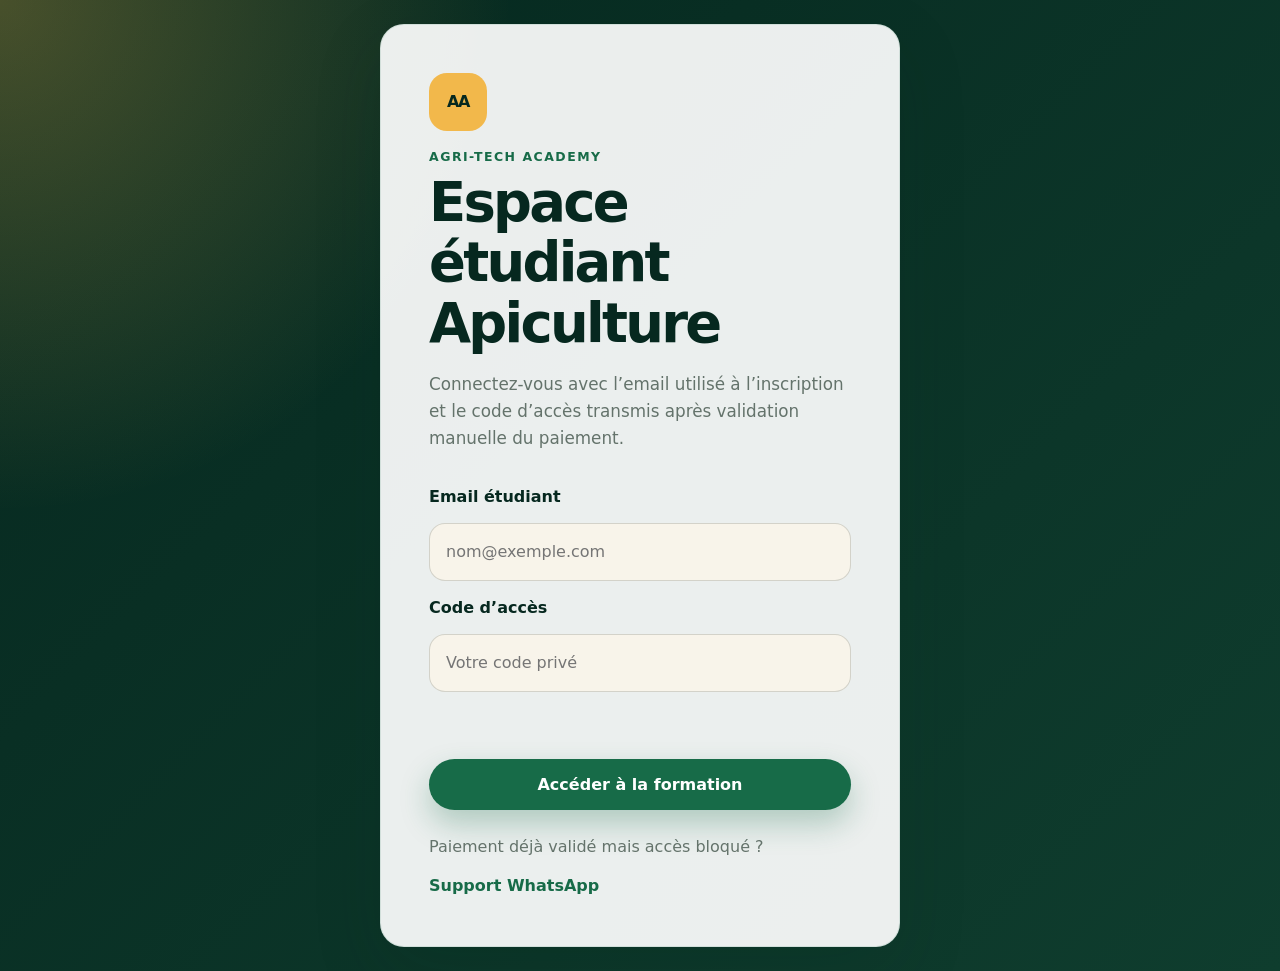
<file: index.html>
<!doctype html>
<html lang="fr">
  <head>
    <meta charset="utf-8" />
    <meta name="viewport" content="width=device-width, initial-scale=1" />
    <meta http-equiv="refresh" content="0; url=login.html" />
    <title>Agri-tech Academy | Redirection</title>
    <script>
      window.location.replace('login.html');
    </script>
  </head>
  <body>
    <p>Redirection vers <a href="login.html">l’espace étudiant</a>…</p>
  </body>
</html>
</file>
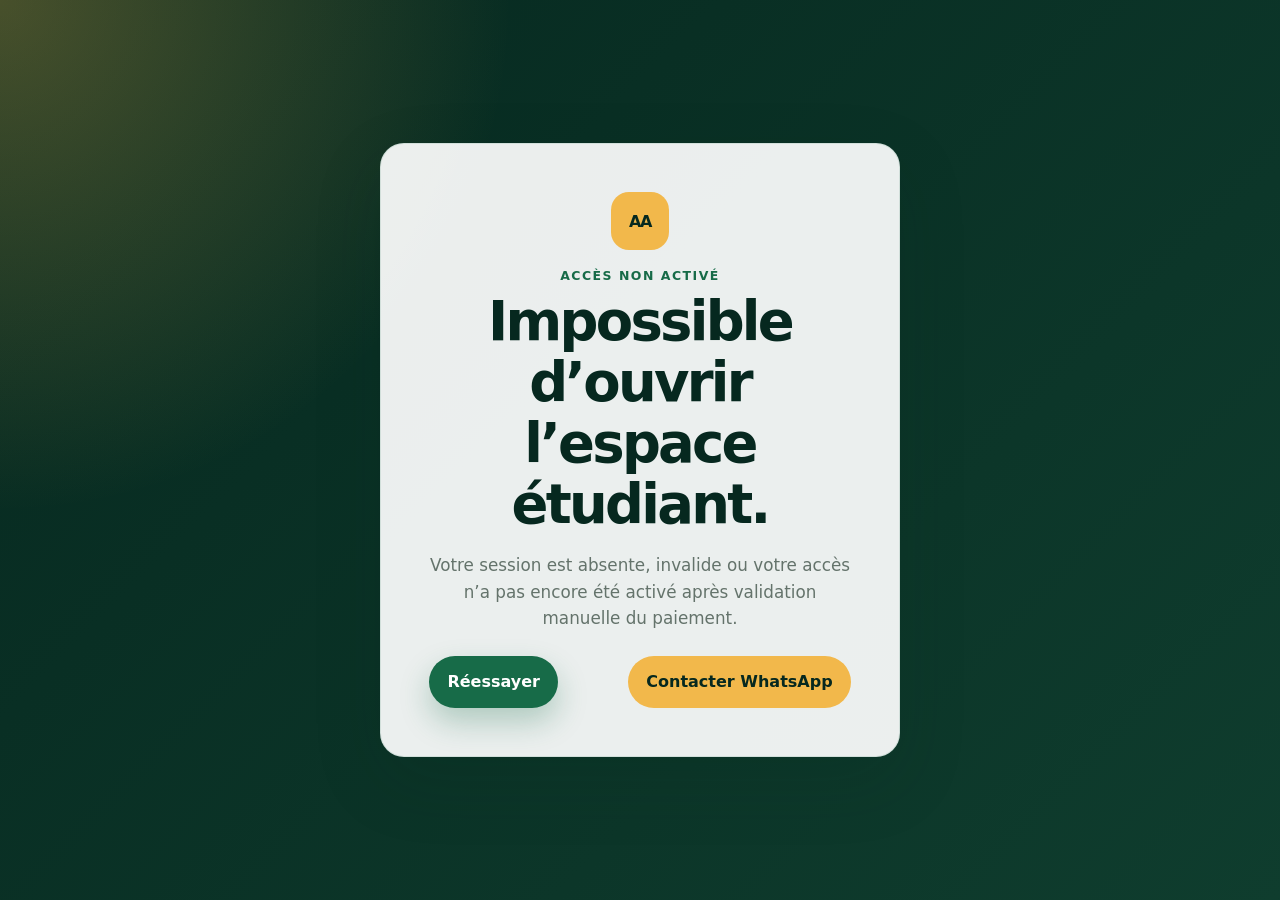
<file: access-denied.html>
<!doctype html>
<html lang="fr">
  <head>
    <meta charset="utf-8" />
    <meta name="viewport" content="width=device-width, initial-scale=1" />
    <title>Accès refusé | Agri-tech Academy</title>
    <link rel="stylesheet" href="css/styles.css" />
  </head>
  <body class="auth-page">
    <main class="auth-shell">
      <section class="auth-card denied" aria-labelledby="denied-title">
        <div class="brand-mark">AA</div>
        <p class="eyebrow">Accès non activé</p>
        <h1 id="denied-title">Impossible d’ouvrir l’espace étudiant.</h1>
        <p class="lead">
          Votre session est absente, invalide ou votre accès n’a pas encore été activé après validation manuelle du paiement.
        </p>
        <div class="actions-row">
          <a class="btn btn-primary" href="login.html">Réessayer</a>
          <a class="btn btn-secondary" href="https://wa.me/50936960292" target="_blank" rel="noopener">Contacter WhatsApp</a>
        </div>
      </section>
    </main>
  </body>
</html>
</file>
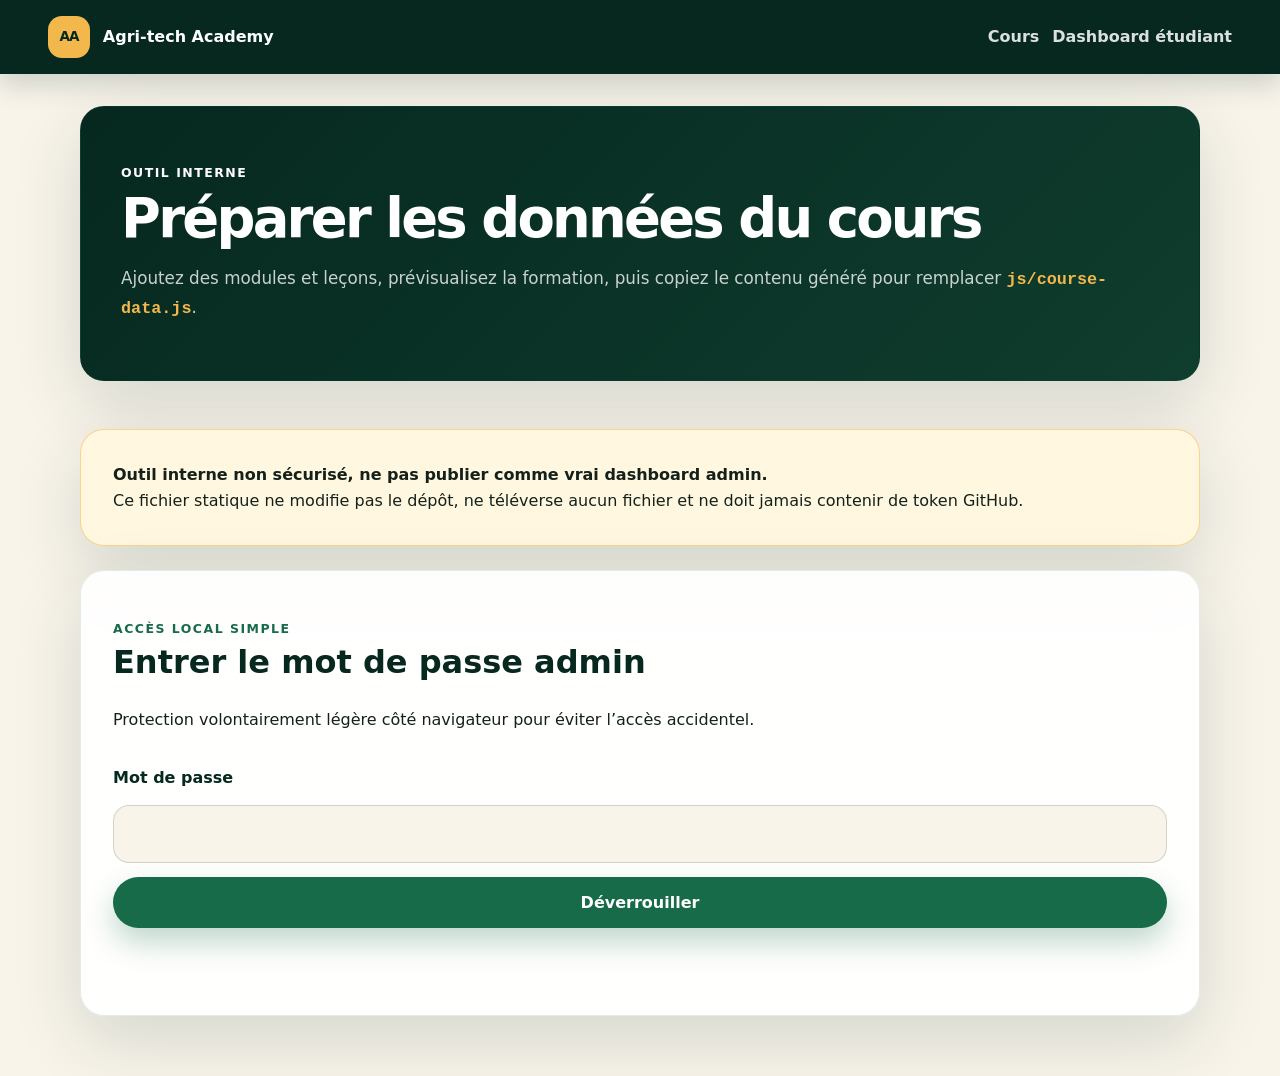
<file: admin.html>
<!doctype html>
<html lang="fr">
  <head>
    <meta charset="utf-8" />
    <meta name="viewport" content="width=device-width, initial-scale=1" />
    <title>Admin interne | Agri-tech Academy</title>
    <link rel="stylesheet" href="css/styles.css" />
  </head>
  <body>
    <header class="site-header">
      <a class="brand" href="dashboard.html" aria-label="Agri-tech Academy Dashboard">
        <span class="brand-mark small">AA</span>
        <span>Agri-tech Academy</span>
      </a>
      <nav class="top-nav" aria-label="Navigation admin">
        <a href="course.html">Cours</a>
        <a href="dashboard.html">Dashboard étudiant</a>
      </nav>
    </header>

    <main class="container admin-layout">
      <section class="course-hero admin-hero">
        <div>
          <p class="eyebrow">Outil interne</p>
          <h1>Préparer les données du cours</h1>
          <p class="lead">Ajoutez des modules et leçons, prévisualisez la formation, puis copiez le contenu généré pour remplacer <code>js/course-data.js</code>.</p>
        </div>
      </section>

      <section id="admin-warning" class="warning-card" role="note">
        <strong>Outil interne non sécurisé, ne pas publier comme vrai dashboard admin.</strong>
        <p>Ce fichier statique ne modifie pas le dépôt, ne téléverse aucun fichier et ne doit jamais contenir de token GitHub.</p>
      </section>

      <section id="admin-lock" class="card admin-lock" aria-labelledby="admin-lock-title">
        <div>
          <p class="eyebrow">Accès local simple</p>
          <h2 id="admin-lock-title">Entrer le mot de passe admin</h2>
          <p>Protection volontairement légère côté navigateur pour éviter l’accès accidentel.</p>
        </div>
        <form id="admin-password-form" class="admin-password-form">
          <label for="admin-password">Mot de passe</label>
          <input id="admin-password" type="password" autocomplete="current-password" required />
          <button class="btn btn-primary" type="submit">Déverrouiller</button>
          <p id="admin-password-message" class="form-message" aria-live="polite"></p>
        </form>
      </section>

      <div id="admin-workspace" class="admin-workspace" hidden>
        <section class="card admin-panel" aria-labelledby="course-settings-title">
          <div class="section-heading">
            <p class="eyebrow">Informations globales</p>
            <h2 id="course-settings-title">Cours</h2>
          </div>
          <div class="admin-grid two-fields">
            <label>
              Titre du cours
              <input id="course-title" type="text" />
            </label>
            <label>
              Description courte
              <input id="course-subtitle" type="text" />
            </label>
          </div>
        </section>

        <section class="admin-grid two-columns">
          <article class="card admin-panel" aria-labelledby="module-form-title">
            <div class="section-heading">
              <p class="eyebrow">Créer</p>
              <h2 id="module-form-title">Ajouter un module</h2>
            </div>
            <form id="module-form" class="stacked-form">
              <label>
                Titre du module
                <input id="module-title" type="text" required />
              </label>
              <label>
                Description du module
                <textarea id="module-description" rows="4" required></textarea>
              </label>
              <button class="btn btn-primary" type="submit">Ajouter le module</button>
            </form>
          </article>

          <article class="card admin-panel" aria-labelledby="lesson-form-title">
            <div class="section-heading">
              <p class="eyebrow">Créer</p>
              <h2 id="lesson-form-title">Ajouter une leçon</h2>
            </div>
            <form id="lesson-form" class="stacked-form">
              <label>
                Module cible
                <select id="lesson-module" required></select>
              </label>
              <label>
                Titre de la leçon
                <input id="lesson-title" type="text" required />
              </label>
              <label>
                Durée
                <input id="lesson-duration" type="text" placeholder="Ex. 12 min" />
              </label>
              <label>
                Lien vidéo embed
                <input id="lesson-video" type="url" placeholder="https://www.youtube.com/embed/..." />
              </label>
              <label>
                Lien PDF
                <input id="lesson-pdf" type="text" placeholder="assets/documents/fiche.pdf" />
              </label>
              <label>
                Résumé de la leçon
                <textarea id="lesson-summary" rows="4"></textarea>
              </label>
              <button class="btn btn-primary" type="submit">Ajouter la leçon</button>
            </form>
          </article>
        </section>

        <section class="card admin-panel" aria-labelledby="preview-title">
          <div class="section-heading split-heading">
            <div>
              <p class="eyebrow">Aperçu</p>
              <h2 id="preview-title">Cours généré</h2>
            </div>
            <span id="preview-count" class="module-pill">0</span>
          </div>
          <div id="admin-preview" class="admin-preview"></div>
        </section>

        <section class="card admin-panel" aria-labelledby="generated-code-title">
          <div class="section-heading split-heading">
            <div>
              <p class="eyebrow">Export</p>
              <h2 id="generated-code-title">Contenu complet de js/course-data.js</h2>
            </div>
            <button id="copy-course-data" class="btn btn-secondary" type="button">Copier le code course-data.js</button>
          </div>
          <p id="copy-message" class="form-message success" aria-live="polite"></p>
          <textarea id="generated-code" class="code-output" rows="18" readonly></textarea>
        </section>
      </div>
    </main>

    <script src="js/course-data.js"></script>
    <script src="js/admin.js"></script>
  </body>
</html>
</file>
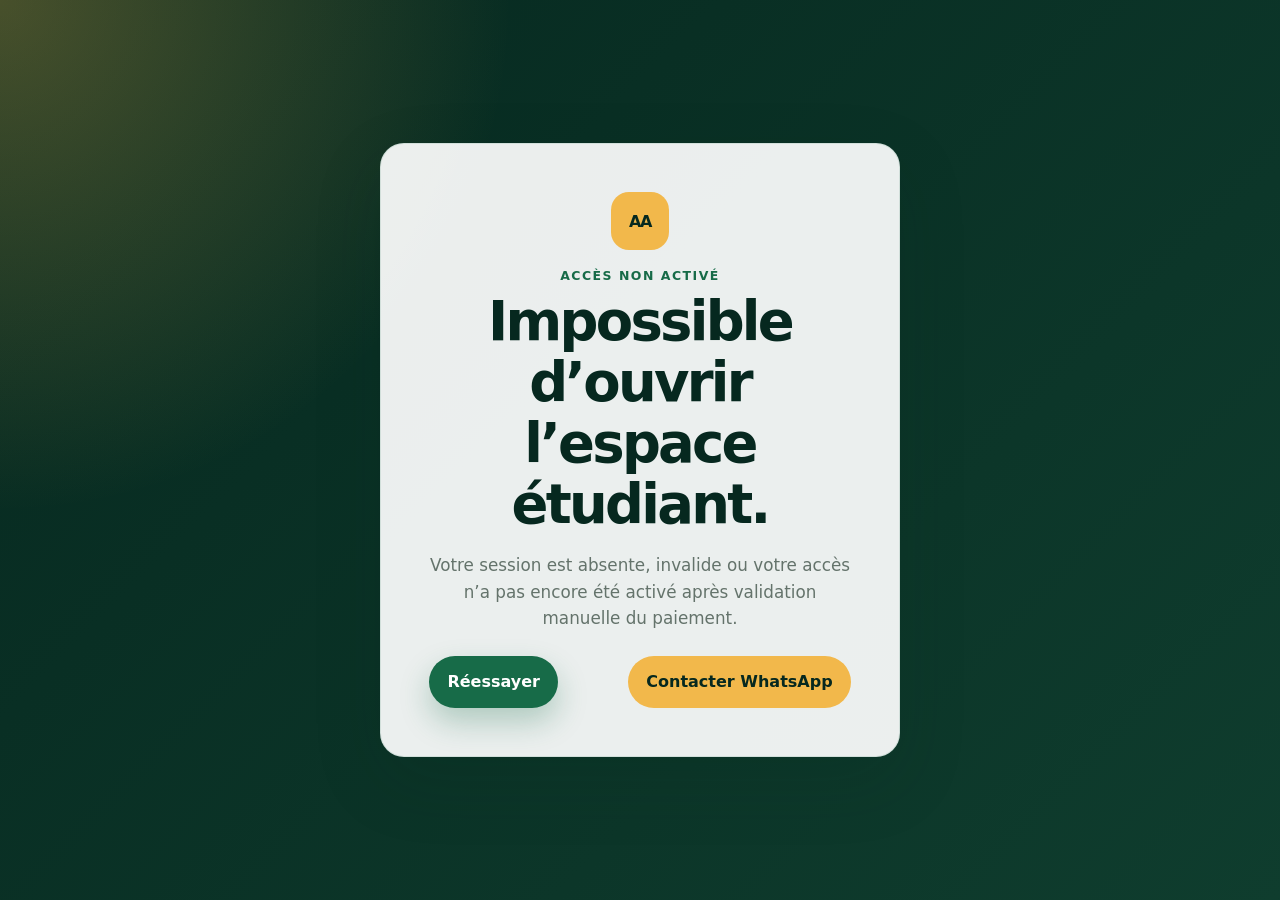
<file: course.html>
<!doctype html>
<html lang="fr">
  <head>
    <meta charset="utf-8" />
    <meta name="viewport" content="width=device-width, initial-scale=1" />
    <meta name="robots" content="noindex, nofollow" />
    <title>Cours apiculture | Agri-tech Academy</title>
    <link rel="stylesheet" href="css/styles.css" />
  </head>
  <body>
    <header class="site-header academy-header">
      <a class="brand" href="dashboard.html" aria-label="Agri-tech Academy Apiculture Dashboard">
        <span class="brand-mark small">AA</span>
        <span>Agri-tech Academy <strong>Apiculture</strong></span>
      </a>
      <nav class="top-nav" aria-label="Navigation étudiant">
        <a href="dashboard.html">Dashboard</a>
        <a href="course.html" aria-current="page">Cours</a>
        <a href="https://wa.me/50936960292" target="_blank" rel="noopener">Support WhatsApp</a>
        <button class="btn btn-ghost" data-logout type="button">Déconnexion</button>
      </nav>
    </header>

    <main id="coursePlayerRoot" class="academy-main" aria-live="polite"></main>

    <footer class="academy-footer">
      <div>
        <a class="brand" href="dashboard.html" aria-label="Agri-tech Academy Apiculture">
          <span class="brand-mark small">AA</span>
          <span>Agri-tech Academy</span>
        </a>
        <p>Mini-Academy Apiculture — formation pratique, ressources PDF et accompagnement étudiant.</p>
      </div>
      <nav aria-label="Liens de pied de page">
        <a href="dashboard.html">Dashboard</a>
        <a href="course.html">Cours</a>
        <a href="https://wa.me/50936960292" target="_blank" rel="noopener">Support WhatsApp</a>
      </nav>
      <p>© 2026 Agri-tech Academy — Tous droits réservés.</p>
    </footer>

    <script src="js/students.js"></script>
    <script src="js/auth.js"></script>
    <script src="js/guard.js"></script>
    <script src="js/course-data.js"></script>
    <script src="js/progress.js"></script>
    <script src="js/course.js"></script>
  </body>
</html>
</file>
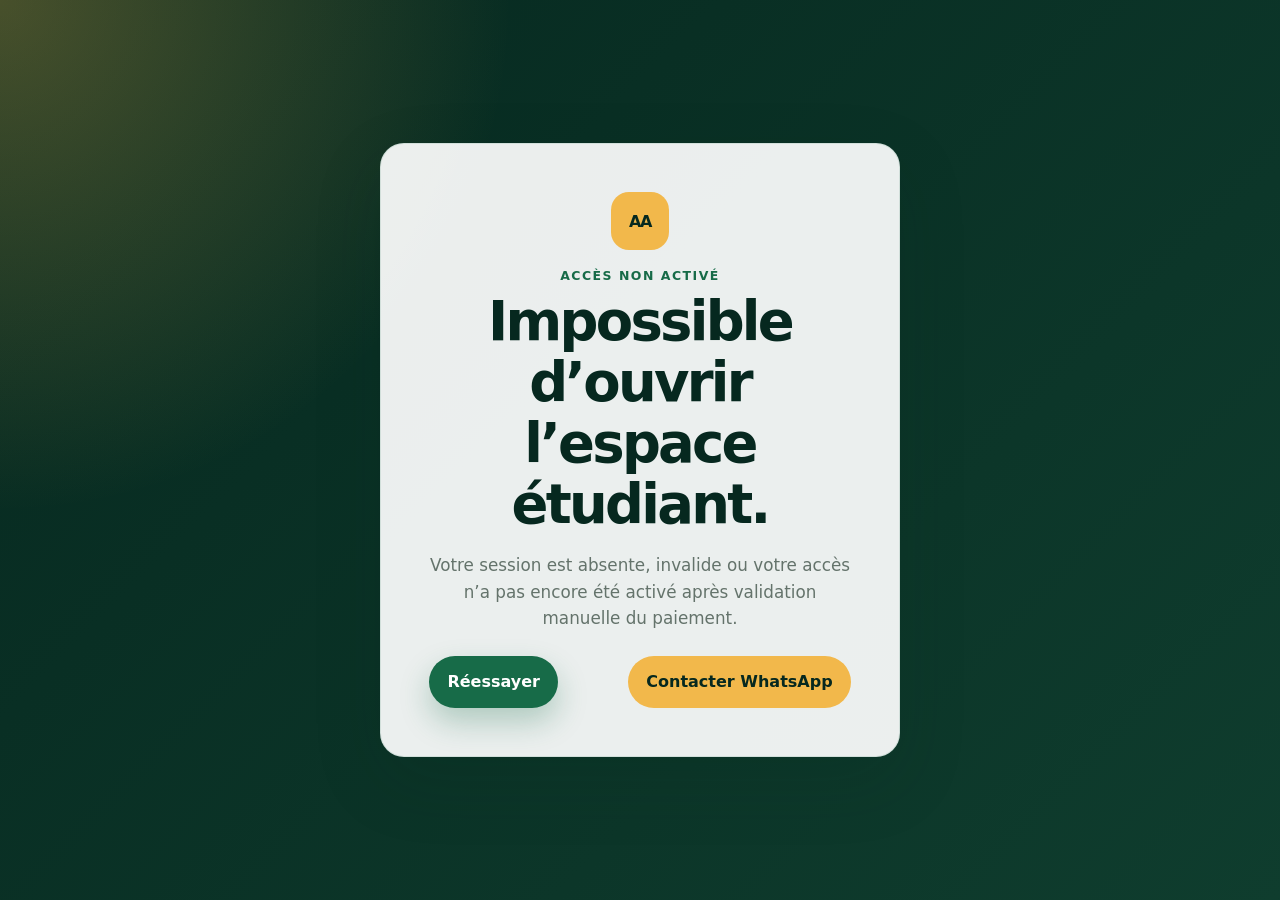
<file: dashboard.html>
<!doctype html>
<html lang="fr">
  <head>
    <meta charset="utf-8" />
    <meta name="viewport" content="width=device-width, initial-scale=1" />
    <title>Tableau de bord | Agri-tech Academy</title>
    <link rel="stylesheet" href="css/styles.css" />
  </head>
  <body>
    <header class="site-header">
      <a class="brand" href="dashboard.html" aria-label="Agri-tech Academy Dashboard">
        <span class="brand-mark small">AA</span>
        <span>Agri-tech Academy</span>
      </a>
      <nav class="top-nav" aria-label="Navigation étudiant">
        <a href="course.html">Cours</a>
        <a href="https://wa.me/50936960292" target="_blank" rel="noopener">WhatsApp</a>
        <button class="btn btn-ghost" data-logout type="button">Déconnexion</button>
      </nav>
    </header>

    <main class="container dashboard-layout">
      <section class="hero-card">
        <div>
          <p class="eyebrow">Formation activée</p>
          <h1>Bienvenue, <span id="student-name">étudiant</span>.</h1>
          <p id="student-course" class="lead">Formation pratique en apiculture</p>
        </div>
        <a class="btn btn-primary" href="course.html">Continuer le cours</a>
      </section>

      <section class="grid two-columns" aria-label="Résumé étudiant">
        <article class="metric-card">
          <span class="metric-label">Progression globale</span>
          <strong id="progress-percent">0%</strong>
          <div class="progress-track" aria-hidden="true"><span id="progress-bar"></span></div>
          <p id="progress-details">0 leçon terminée sur 0.</p>
        </article>

        <article class="metric-card accent">
          <span class="metric-label">Support pédagogique</span>
          <h2>Besoin d’aide ?</h2>
          <p>Contactez l’équipe Agri-tech pour toute question sur l’accès, les ressources ou votre parcours.</p>
          <a class="btn btn-secondary" href="https://wa.me/50936960292" target="_blank" rel="noopener">Écrire sur WhatsApp</a>
        </article>
      </section>

      <section class="card">
        <div class="section-heading">
          <p class="eyebrow">Programme</p>
          <h2>Modules de la formation pratique en apiculture</h2>
        </div>
        <div id="module-summary" class="module-summary"></div>
      </section>
    </main>

    <script src="js/students.js"></script>
    <script src="js/auth.js"></script>
    <script src="js/guard.js"></script>
    <script src="js/course-data.js"></script>
    <script src="js/progress.js"></script>
    <script src="js/dashboard.js"></script>
  </body>
</html>
</file>
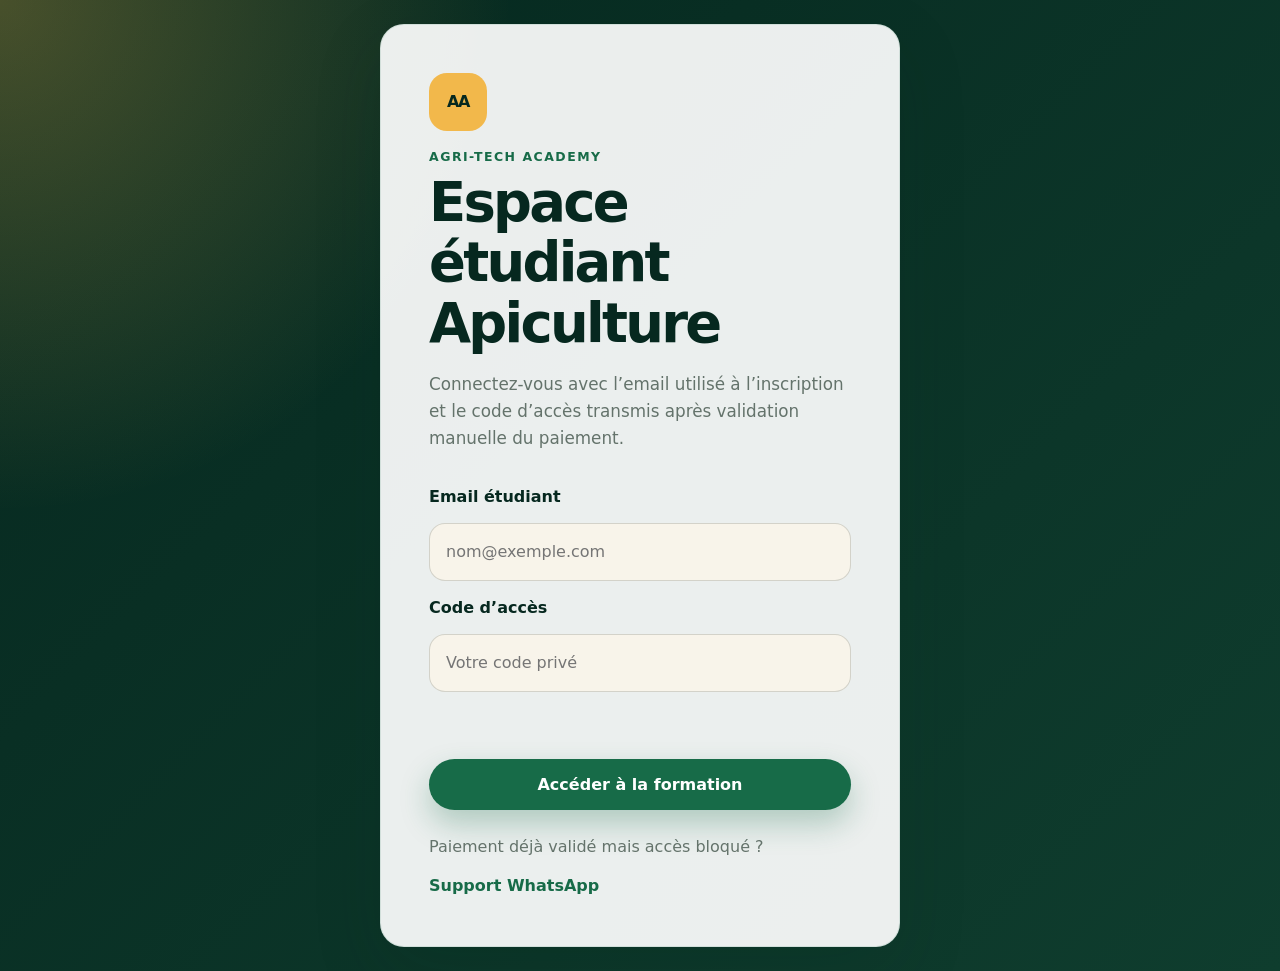
<file: login.html>
<!doctype html>
<html lang="fr">
  <head>
    <meta charset="utf-8" />
    <meta name="viewport" content="width=device-width, initial-scale=1" />
    <title>Connexion | Formation pratique en apiculture</title>
    <link rel="stylesheet" href="css/styles.css" />
  </head>
  <body class="auth-page">
    <main class="auth-shell">
      <section class="auth-card" aria-labelledby="login-title">
        <div class="brand-mark">AA</div>
        <p class="eyebrow">Agri-tech Academy</p>
        <h1 id="login-title">Espace étudiant Apiculture</h1>
        <p class="lead">
          Connectez-vous avec l’email utilisé à l’inscription et le code d’accès transmis après validation manuelle du paiement.
        </p>

        <form id="login-form" class="login-form" novalidate>
          <label for="email">Email étudiant</label>
          <input id="email" name="email" type="email" autocomplete="email" placeholder="nom@exemple.com" required />

          <label for="access-code">Code d’accès</label>
          <input id="access-code" name="accessCode" type="password" autocomplete="current-password" placeholder="Votre code privé" required />

          <p id="login-error" class="form-message" role="alert" aria-live="polite"></p>

          <button class="btn btn-primary" type="submit">Accéder à la formation</button>
        </form>

        <div class="support-strip">
          <span>Paiement déjà validé mais accès bloqué ?</span>
          <a class="support-link" href="https://wa.me/50936960292" target="_blank" rel="noopener">Support WhatsApp</a>
        </div>
      </section>
    </main>

    <script src="js/students.js"></script>
    <script src="js/auth.js"></script>
    <script src="js/login.js"></script>
  </body>
</html>
</file>
<file: css/styles.css>
:root {
  --green-950: #06281f;
  --green-900: #0f3d2e;
  --green-700: #176b48;
  --green-100: #e8f5ee;
  --gold: #f2b84b;
  --cream: #f8f4ea;
  --ink: #14211b;
  --muted: #64736b;
  --white: #ffffff;
  --shadow: 0 24px 70px rgba(6, 40, 31, 0.14);
  --radius: 24px;
}

* {
  box-sizing: border-box;
}

[hidden] {
  display: none !important;
}

body {
  margin: 0;
  min-height: 100vh;
  background: var(--cream);
  color: var(--ink);
  font-family: Inter, ui-sans-serif, system-ui, -apple-system, BlinkMacSystemFont, "Segoe UI", sans-serif;
  line-height: 1.6;
}

a {
  color: inherit;
}

button,
input,
select,
textarea {
  font: inherit;
}

.auth-page {
  background:
    radial-gradient(circle at top left, rgba(242, 184, 75, 0.28), transparent 32rem),
    linear-gradient(135deg, var(--green-950), var(--green-900));
}

.auth-shell {
  display: grid;
  min-height: 100vh;
  place-items: center;
  padding: 1.5rem;
}

.auth-card,
.card,
.metric-card,
.hero-card,
.course-hero,
.module-card,
.warning-card {
  border: 1px solid rgba(23, 107, 72, 0.12);
  border-radius: var(--radius);
  background: rgba(255, 255, 255, 0.92);
  box-shadow: var(--shadow);
}

.auth-card {
  width: min(100%, 520px);
  padding: clamp(1.5rem, 5vw, 3rem);
}

.auth-card.denied {
  text-align: center;
}

.brand-mark {
  display: inline-grid;
  width: 58px;
  height: 58px;
  place-items: center;
  border-radius: 18px;
  background: var(--gold);
  color: var(--green-950);
  font-weight: 900;
  letter-spacing: -0.08em;
}

.brand-mark.small {
  width: 42px;
  height: 42px;
  border-radius: 14px;
  font-size: 0.85rem;
}

.eyebrow {
  margin: 1rem 0 0.35rem;
  color: var(--green-700);
  font-size: 0.78rem;
  font-weight: 800;
  letter-spacing: 0.12em;
  text-transform: uppercase;
}

h1,
h2,
h3,
p {
  margin-top: 0;
}

h1,
h2,
h3 {
  color: var(--green-950);
  line-height: 1.12;
}

h1 {
  margin-bottom: 1rem;
  font-size: clamp(2rem, 5vw, 3.4rem);
  letter-spacing: -0.05em;
}

h2 {
  font-size: clamp(1.35rem, 3vw, 2rem);
}

.lead {
  color: var(--muted);
  font-size: 1.05rem;
}

.login-form {
  display: grid;
  gap: 0.85rem;
  margin-top: 2rem;
}

.login-form label {
  color: var(--green-950);
  font-weight: 800;
}

.login-form input,
.stacked-form input,
.stacked-form select,
.stacked-form textarea,
.admin-password-form input,
.admin-panel input,
.admin-panel select,
.admin-panel textarea {
  width: 100%;
  border: 1px solid rgba(20, 33, 27, 0.16);
  border-radius: 16px;
  padding: 0.95rem 1rem;
  background: var(--cream);
  color: var(--ink);
  outline: none;
}

.login-form input:focus,
.stacked-form input:focus,
.stacked-form select:focus,
.stacked-form textarea:focus,
.admin-password-form input:focus,
.admin-panel input:focus,
.admin-panel select:focus,
.admin-panel textarea:focus {
  border-color: var(--green-700);
  box-shadow: 0 0 0 4px rgba(23, 107, 72, 0.12);
}

.form-message {
  min-height: 1.5rem;
  color: #b33a2f;
  font-weight: 700;
}

.btn {
  display: inline-flex;
  align-items: center;
  justify-content: center;
  min-height: 44px;
  border: 0;
  border-radius: 999px;
  padding: 0.8rem 1.15rem;
  cursor: pointer;
  font-weight: 900;
  text-decoration: none;
  transition: transform 0.2s ease, box-shadow 0.2s ease, background 0.2s ease;
}

.btn:hover {
  transform: translateY(-1px);
}

.btn:disabled {
  cursor: wait;
  opacity: 0.7;
  transform: none;
}

.btn-primary {
  background: var(--green-700);
  color: var(--white);
  box-shadow: 0 14px 30px rgba(23, 107, 72, 0.28);
}

.btn-secondary {
  background: var(--gold);
  color: var(--green-950);
}

.btn-ghost {
  border: 1px solid rgba(255, 255, 255, 0.32);
  background: rgba(255, 255, 255, 0.1);
  color: var(--white);
}

.support-strip,
.actions-row {
  display: flex;
  flex-wrap: wrap;
  gap: 0.8rem;
  align-items: center;
  justify-content: space-between;
  margin-top: 1.5rem;
  color: var(--muted);
}

.support-link {
  color: var(--green-700);
  font-weight: 900;
  text-decoration: none;
}

.site-header {
  position: sticky;
  top: 0;
  z-index: 20;
  display: flex;
  align-items: center;
  justify-content: space-between;
  gap: 1rem;
  padding: 1rem clamp(1rem, 4vw, 3rem);
  background: var(--green-950);
  color: var(--white);
  box-shadow: 0 10px 28px rgba(6, 40, 31, 0.18);
}

.brand,
.top-nav {
  display: flex;
  align-items: center;
  gap: 0.8rem;
}

.brand {
  font-weight: 900;
  text-decoration: none;
}

.top-nav a {
  color: rgba(255, 255, 255, 0.86);
  font-weight: 800;
  text-decoration: none;
}

.container {
  width: min(1120px, calc(100% - 2rem));
  margin: 0 auto;
  padding: 2rem 0 4rem;
}

.dashboard-layout,
.course-modules,
.admin-layout,
.admin-workspace {
  display: grid;
  gap: 1.5rem;
}

.hero-card,
.course-hero {
  display: flex;
  align-items: center;
  justify-content: space-between;
  gap: 1.5rem;
  padding: clamp(1.3rem, 4vw, 2.5rem);
  overflow: hidden;
}

.hero-card {
  background:
    linear-gradient(135deg, rgba(232, 245, 238, 0.95), rgba(255, 255, 255, 0.96)),
    var(--white);
}

.grid.two-columns,
.admin-grid.two-columns {
  display: grid;
  grid-template-columns: repeat(2, minmax(0, 1fr));
  gap: 1.5rem;
}

.metric-card,
.card,
.module-card,
.course-progress-card,
.warning-card {
  padding: clamp(1.2rem, 3vw, 2rem);
}

.metric-card strong,
.course-progress-card strong {
  display: block;
  color: var(--green-950);
  font-size: clamp(2.4rem, 7vw, 4.5rem);
  line-height: 1;
}

.metric-label,
.course-progress-card span {
  display: block;
  color: var(--muted);
  font-weight: 900;
  text-transform: uppercase;
  letter-spacing: 0.08em;
}

.metric-card.accent {
  background: var(--green-900);
  color: var(--white);
}

.metric-card.accent h2,
.metric-card.accent .metric-label {
  color: var(--white);
}

.progress-track {
  height: 12px;
  overflow: hidden;
  border-radius: 999px;
  background: rgba(23, 107, 72, 0.14);
}

.progress-track span {
  display: block;
  width: 0;
  height: 100%;
  border-radius: inherit;
  background: linear-gradient(90deg, var(--green-700), var(--gold));
  transition: width 0.25s ease;
}

.section-heading {
  margin-bottom: 1rem;
}

.module-summary {
  display: grid;
  gap: 0.85rem;
}

.module-summary-item {
  display: flex;
  gap: 1rem;
  align-items: center;
  border-radius: 18px;
  padding: 1rem;
  background: var(--green-100);
}

.module-number,
.module-pill {
  display: inline-grid;
  min-width: 42px;
  height: 42px;
  place-items: center;
  border-radius: 999px;
  background: var(--green-700);
  color: var(--white);
  font-weight: 900;
}

.module-summary-item h3,
.module-summary-item p {
  margin-bottom: 0;
}

.course-hero {
  margin-bottom: 1.5rem;
  background: linear-gradient(135deg, var(--green-950), var(--green-900));
  color: var(--white);
}

.course-hero h1,
.course-hero .eyebrow {
  color: var(--white);
}

.course-hero .lead {
  color: rgba(255, 255, 255, 0.78);
}

.course-progress-card {
  width: min(100%, 280px);
  border-radius: 22px;
  background: rgba(255, 255, 255, 0.12);
}

.course-progress-card strong,
.course-progress-card span {
  color: var(--white);
}

.module-card {
  display: grid;
  gap: 1.1rem;
}

.module-header {
  display: flex;
  gap: 1rem;
  align-items: flex-start;
  justify-content: space-between;
}

.lesson-list {
  display: grid;
  gap: 0.85rem;
}

.lesson-card {
  display: flex;
  align-items: center;
  justify-content: space-between;
  gap: 1rem;
  border: 1px solid rgba(20, 33, 27, 0.08);
  border-radius: 18px;
  padding: 1rem;
  background: var(--cream);
}

.lesson-card.completed {
  border-color: rgba(23, 107, 72, 0.35);
  background: var(--green-100);
}

.lesson-main h3 {
  margin-bottom: 0.5rem;
}

.lesson-status {
  color: var(--green-700);
  font-size: 0.76rem;
  font-weight: 900;
  letter-spacing: 0.08em;
  text-transform: uppercase;
}

.lesson-actions {
  display: flex;
  flex-wrap: wrap;
  gap: 0.8rem;
}

.lesson-actions a {
  color: var(--green-700);
  font-weight: 900;
  text-decoration: none;
}

.check-control {
  display: flex;
  align-items: center;
  gap: 0.55rem;
  min-width: max-content;
  color: var(--green-950);
  font-weight: 800;
}

.check-control input {
  width: 20px;
  height: 20px;
  accent-color: var(--green-700);
}


.warning-card {
  background: #fff7df;
  border-color: rgba(242, 184, 75, 0.55);
}

.warning-card p {
  margin-bottom: 0;
}

.lesson-main {
  flex: 1;
}

.lesson-meta-row {
  display: flex;
  flex-wrap: wrap;
  gap: 0.6rem;
  align-items: center;
}

.lesson-duration {
  color: var(--muted);
  font-size: 0.82rem;
  font-weight: 800;
}

.lesson-summary {
  color: var(--muted);
}

.lesson-summary,
.video-frame {
  margin-bottom: 1rem;
}

.lesson-empty {
  border-radius: 16px;
  padding: 1rem;
  background: rgba(255, 255, 255, 0.62);
  color: var(--muted);
  font-weight: 800;
}

.video-frame {
  position: relative;
  width: 100%;
  overflow: hidden;
  border-radius: 18px;
  background: var(--green-950);
  box-shadow: 0 18px 40px rgba(6, 40, 31, 0.16);
}

.video-frame::before {
  display: block;
  padding-top: 56.25%;
  content: '';
}

.video-frame iframe {
  position: absolute;
  inset: 0;
  width: 100%;
  height: 100%;
  border: 0;
}

.admin-hero code {
  color: var(--gold);
  font-weight: 900;
}

.admin-lock,
.admin-panel {
  display: grid;
  gap: 1rem;
}

.admin-password-form,
.stacked-form {
  display: grid;
  gap: 0.9rem;
}

.admin-password-form label,
.stacked-form label,
.admin-panel label {
  display: grid;
  gap: 0.4rem;
  color: var(--green-950);
  font-weight: 900;
}

.admin-grid {
  display: grid;
  gap: 1rem;
}

.admin-grid.two-fields {
  grid-template-columns: repeat(2, minmax(0, 1fr));
}

.split-heading {
  display: flex;
  gap: 1rem;
  align-items: center;
  justify-content: space-between;
}

.admin-preview,
.admin-module-preview {
  display: grid;
  gap: 1rem;
}

.admin-module-preview {
  border: 1px solid rgba(20, 33, 27, 0.08);
  border-radius: 20px;
  padding: 1rem;
  background: var(--cream);
}

.admin-lesson-preview {
  border-radius: 16px;
  padding: 1rem;
  background: rgba(255, 255, 255, 0.78);
}

.admin-lesson-preview h4 {
  margin: 0 0 0.35rem;
  color: var(--green-950);
}

.empty-state {
  margin-bottom: 0;
  color: var(--muted);
  font-weight: 800;
}

.code-output {
  width: 100%;
  min-height: 420px;
  border: 1px solid rgba(20, 33, 27, 0.16);
  border-radius: 18px;
  padding: 1rem;
  background: #10251e;
  color: #f8f4ea;
  font-family: "SFMono-Regular", Consolas, "Liberation Mono", monospace;
  font-size: 0.88rem;
  line-height: 1.5;
}

.form-message.success {
  color: var(--green-700);
}


.academy-header .brand strong {
  color: var(--gold);
}

.academy-main {
  width: min(1180px, calc(100% - 2rem));
  margin: 0 auto;
  padding: 2rem 0 4rem;
}

.academy-back-link {
  display: inline-flex;
  align-items: center;
  gap: 0.35rem;
  margin-bottom: 1rem;
  color: var(--gold);
  font-weight: 900;
  text-decoration: none;
}

.student-player-hero {
  display: grid;
  grid-template-columns: minmax(0, 1fr) minmax(240px, 320px);
  gap: 1.5rem;
  align-items: stretch;
  margin-bottom: 1.5rem;
  border-radius: 32px;
  padding: clamp(1.35rem, 4vw, 3rem);
  background:
    radial-gradient(circle at top right, rgba(242, 184, 75, 0.28), transparent 28rem),
    linear-gradient(135deg, var(--green-950), var(--green-900));
  color: var(--white);
  box-shadow: var(--shadow);
}

.student-player-hero h1,
.student-player-hero .eyebrow {
  color: var(--white);
}

.student-player-hero .lead {
  max-width: 760px;
  color: rgba(255, 255, 255, 0.78);
}

.student-progress {
  display: grid;
  align-content: center;
  gap: 0.8rem;
  border: 1px solid rgba(255, 255, 255, 0.16);
  border-radius: 26px;
  padding: 1.2rem;
  background: rgba(255, 255, 255, 0.12);
  backdrop-filter: blur(8px);
}

.student-progress-label {
  color: rgba(255, 255, 255, 0.76);
  font-size: 0.78rem;
  font-weight: 900;
  letter-spacing: 0.08em;
  text-transform: uppercase;
}

.student-progress strong {
  color: var(--white);
  font-size: clamp(2.6rem, 7vw, 4.5rem);
  line-height: 1;
}

.student-progress p {
  margin-bottom: 0;
  color: rgba(255, 255, 255, 0.78);
  font-weight: 800;
}

.student-learning-layout {
  display: grid;
  grid-template-columns: minmax(0, 1fr) 360px;
  gap: 1.5rem;
  align-items: start;
}

.student-video-panel,
.student-next-card,
.student-sidebar,
.student-resource-list,
.student-modules-section,
.student-module-card {
  border: 1px solid rgba(23, 107, 72, 0.12);
  border-radius: 28px;
  background: rgba(255, 255, 255, 0.94);
  box-shadow: var(--shadow);
}

.student-video-panel,
.student-next-card,
.student-resource-list,
.student-modules-section,
.student-module-card {
  padding: clamp(1rem, 3vw, 1.5rem);
}

.student-video-heading {
  display: flex;
  gap: 1rem;
  align-items: flex-start;
  justify-content: space-between;
  margin-bottom: 1rem;
}

.student-video-heading h2,
.student-next-card h2,
.student-resource-list h3,
.student-modules-section h2,
.student-module-card h3 {
  margin-bottom: 0.55rem;
}

.student-video-frame {
  position: relative;
  width: 100%;
  overflow: hidden;
  border-radius: 24px;
  background: var(--green-950);
  box-shadow: 0 22px 48px rgba(6, 40, 31, 0.2);
}

.student-video-frame::before {
  display: block;
  padding-top: 56.25%;
  content: '';
}

.student-video-frame iframe {
  position: absolute;
  inset: 0;
  width: 100%;
  height: 100%;
  border: 0;
}

.student-video-placeholder {
  display: grid;
  min-height: 360px;
  place-items: center;
  border: 1px dashed rgba(242, 184, 75, 0.65);
  border-radius: 24px;
  padding: 2rem;
  background:
    linear-gradient(135deg, rgba(6, 40, 31, 0.95), rgba(15, 61, 46, 0.92)),
    var(--green-950);
  color: var(--white);
  text-align: center;
}

.student-video-placeholder span {
  color: var(--gold);
  font-size: 1.4rem;
  font-weight: 900;
}

.student-video-placeholder p {
  max-width: 460px;
  margin: 0.75rem auto 0;
  color: rgba(255, 255, 255, 0.78);
}

.student-video-actions {
  display: flex;
  flex-wrap: wrap;
  gap: 0.8rem;
  margin-top: 1rem;
}

.btn-outline {
  border: 1px solid rgba(23, 107, 72, 0.28);
  background: var(--white);
  color: var(--green-700);
}

.student-sidebar {
  display: grid;
  gap: 1rem;
  border: 0;
  background: transparent;
  box-shadow: none;
}

.student-next-card {
  background: linear-gradient(180deg, var(--white), var(--green-100));
}

.student-next-card__next {
  border-top: 1px solid rgba(23, 107, 72, 0.14);
  margin-top: 1rem;
  padding-top: 1rem;
}

.student-next-card__next span {
  display: block;
  color: var(--muted);
  font-size: 0.78rem;
  font-weight: 900;
  letter-spacing: 0.08em;
  text-transform: uppercase;
}

.student-next-card__next strong {
  color: var(--green-950);
}

.student-resource-list {
  display: grid;
  gap: 0.75rem;
}

.student-resource-link {
  display: flex;
  gap: 0.8rem;
  align-items: center;
  border: 1px solid rgba(23, 107, 72, 0.12);
  border-radius: 18px;
  padding: 0.9rem;
  background: var(--cream);
  color: var(--green-950);
  text-decoration: none;
  transition: transform 0.2s ease, border-color 0.2s ease;
}

.student-resource-link:hover {
  border-color: rgba(23, 107, 72, 0.32);
  transform: translateY(-1px);
}

.student-resource-link span {
  display: inline-grid;
  min-width: 46px;
  height: 34px;
  place-items: center;
  border-radius: 999px;
  background: var(--gold);
  color: var(--green-950);
  font-size: 0.76rem;
  font-weight: 900;
}

.student-modules-section {
  margin-top: 1.5rem;
}

.student-module-list {
  display: grid;
  gap: 1rem;
}

.student-module-card {
  box-shadow: none;
}

.student-module-card__header {
  display: flex;
  gap: 1rem;
  align-items: flex-start;
  justify-content: space-between;
  margin-bottom: 1rem;
}

.student-module-card__header span {
  display: inline-grid;
  min-width: 48px;
  height: 48px;
  place-items: center;
  border-radius: 999px;
  background: var(--green-700);
  color: var(--white);
  font-weight: 900;
}

.student-lesson-list {
  display: grid;
  gap: 0.65rem;
  margin-top: 1rem;
}

.student-lesson-item {
  display: grid;
  grid-template-columns: 32px minmax(0, 1fr);
  gap: 0.8rem;
  align-items: center;
  width: 100%;
  border: 1px solid rgba(20, 33, 27, 0.08);
  border-radius: 18px;
  padding: 0.9rem 1rem;
  background: var(--cream);
  color: var(--ink);
  cursor: pointer;
  text-align: left;
  transition: transform 0.2s ease, border-color 0.2s ease, background 0.2s ease;
}

.student-lesson-item:hover,
.student-lesson-item.is-current {
  border-color: rgba(242, 184, 75, 0.8);
  background: #fff8e8;
  transform: translateY(-1px);
}

.student-lesson-item.is-completed {
  border-color: rgba(23, 107, 72, 0.28);
  background: var(--green-100);
}

.student-lesson-icon {
  display: inline-grid;
  width: 32px;
  height: 32px;
  place-items: center;
  border-radius: 999px;
  background: var(--white);
  color: var(--green-700);
  font-weight: 900;
}

.student-lesson-item strong,
.student-lesson-item small {
  display: block;
}

.student-lesson-item small {
  color: var(--muted);
  font-weight: 800;
}

.academy-footer {
  display: grid;
  grid-template-columns: minmax(0, 1.5fr) auto;
  gap: 1.5rem;
  align-items: start;
  padding: 2rem clamp(1rem, 4vw, 3rem);
  background: var(--green-950);
  color: rgba(255, 255, 255, 0.78);
}

.academy-footer .brand,
.academy-footer h3 {
  color: var(--white);
}

.academy-footer p {
  margin-bottom: 0;
}

.academy-footer nav {
  display: flex;
  flex-wrap: wrap;
  gap: 0.8rem;
  justify-content: flex-end;
}

.academy-footer a {
  color: rgba(255, 255, 255, 0.86);
  font-weight: 800;
  text-decoration: none;
}

@media (max-width: 900px) {
  .student-player-hero,
  .student-learning-layout,
  .academy-footer {
    grid-template-columns: 1fr;
  }

  .academy-footer nav {
    justify-content: flex-start;
  }
}

@media (max-width: 760px) {
  .site-header,
  .student-video-heading,
  .student-module-card__header,
  .hero-card,
  .course-hero,
  .module-header,
  .lesson-card {
    align-items: stretch;
    flex-direction: column;
  }

  .top-nav {
    width: 100%;
    flex-wrap: wrap;
    justify-content: space-between;
  }

  .grid.two-columns,
  .admin-grid.two-columns,
  .admin-grid.two-fields {
    grid-template-columns: 1fr;
  }

  .course-progress-card {
    width: 100%;
  }

  .check-control {
    min-width: 0;
  }

  .academy-main {
    width: min(100% - 1rem, 1180px);
    padding-top: 1rem;
  }

  .student-player-hero,
  .student-video-panel,
  .student-next-card,
  .student-resource-list,
  .student-modules-section,
  .student-module-card {
    border-radius: 22px;
  }

  .student-video-actions .btn {
    width: 100%;
  }
}
</file>
